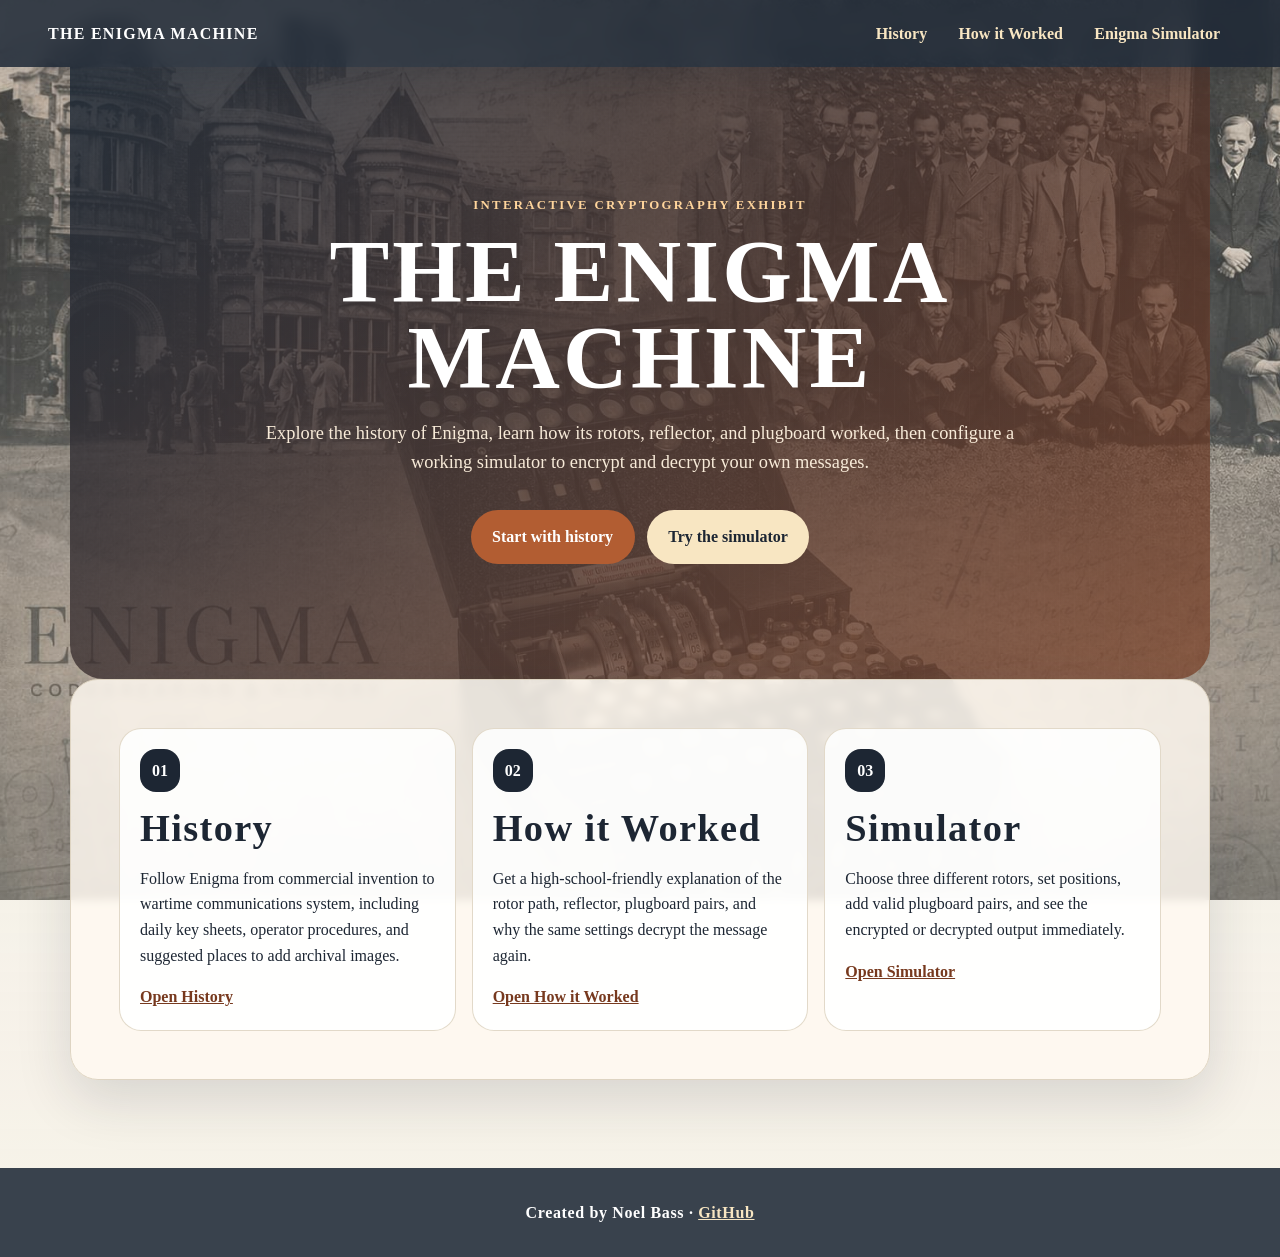
<file: index.html>
<!DOCTYPE html>
<html lang="en">

<head>
  <meta charset="UTF-8" />
  <meta name="viewport" content="width=device-width, initial-scale=1.0" />
  <title>The Enigma Machine</title>
  <link rel="stylesheet" href="styles.css" />
</head>

<body>
  <header class="site-header">
    <a class="logo" href="index.html">The Enigma Machine</a>
    <input class="menu-toggle" type="checkbox" id="menu-toggle" aria-label="Toggle navigation menu" />
    <label class="menu-button" for="menu-toggle">
      <span></span>
      <span></span>
      <span></span>
    </label>
    <nav class="nav" aria-label="Main navigation">
      <a href="history.html">History</a>
      <a href="how-it-worked.html">How it Worked</a>
      <a href="simulator.html">Enigma Simulator</a>
    </nav>
  </header>

  <main>
    <section class="hero hero--home">
      <div class="hero__content">
        <p class="eyebrow">Interactive cryptography exhibit</p>
        <h1>The Enigma Machine</h1>
        <p>
          Explore the history of Enigma, learn how its rotors, reflector, and plugboard worked,
          then configure a working simulator to encrypt and decrypt your own messages.
        </p>
        <div class="hero-actions">
          <a class="button" href="history.html">Start with history</a>
          <a class="button button--light" href="simulator.html">Try the simulator</a>
        </div>
      </div>
    </section>

    <section class="panel overview-grid" aria-label="Site sections">
      <article class="overview-card">
        <span class="step">01</span>
        <h2>History</h2>
        <p>
          Follow Enigma from commercial invention to wartime communications system, including
          daily key sheets, operator procedures, and suggested places to add archival images.
        </p>
        <a href="history.html">Open History</a>
      </article>
      <article class="overview-card">
        <span class="step">02</span>
        <h2>How it Worked</h2>
        <p>
          Get a high-school-friendly explanation of the rotor path, reflector, plugboard pairs,
          and why the same settings decrypt the message again.
        </p>
        <a href="how-it-worked.html">Open How it Worked</a>
      </article>
      <article class="overview-card">
        <span class="step">03</span>
        <h2>Simulator</h2>
        <p>
          Choose three different rotors, set positions, add valid plugboard pairs, and see the
          encrypted or decrypted output immediately.
        </p>
        <a href="simulator.html">Open Simulator</a>
      </article>
    </section>
  </main>

  <footer>
    <p>Created by Noel Bass · <a href="https://github.com/noeljbass" target="_blank"
        rel="noopener noreferrer">GitHub</a></p>
  </footer>
</body>

</html>
</file>
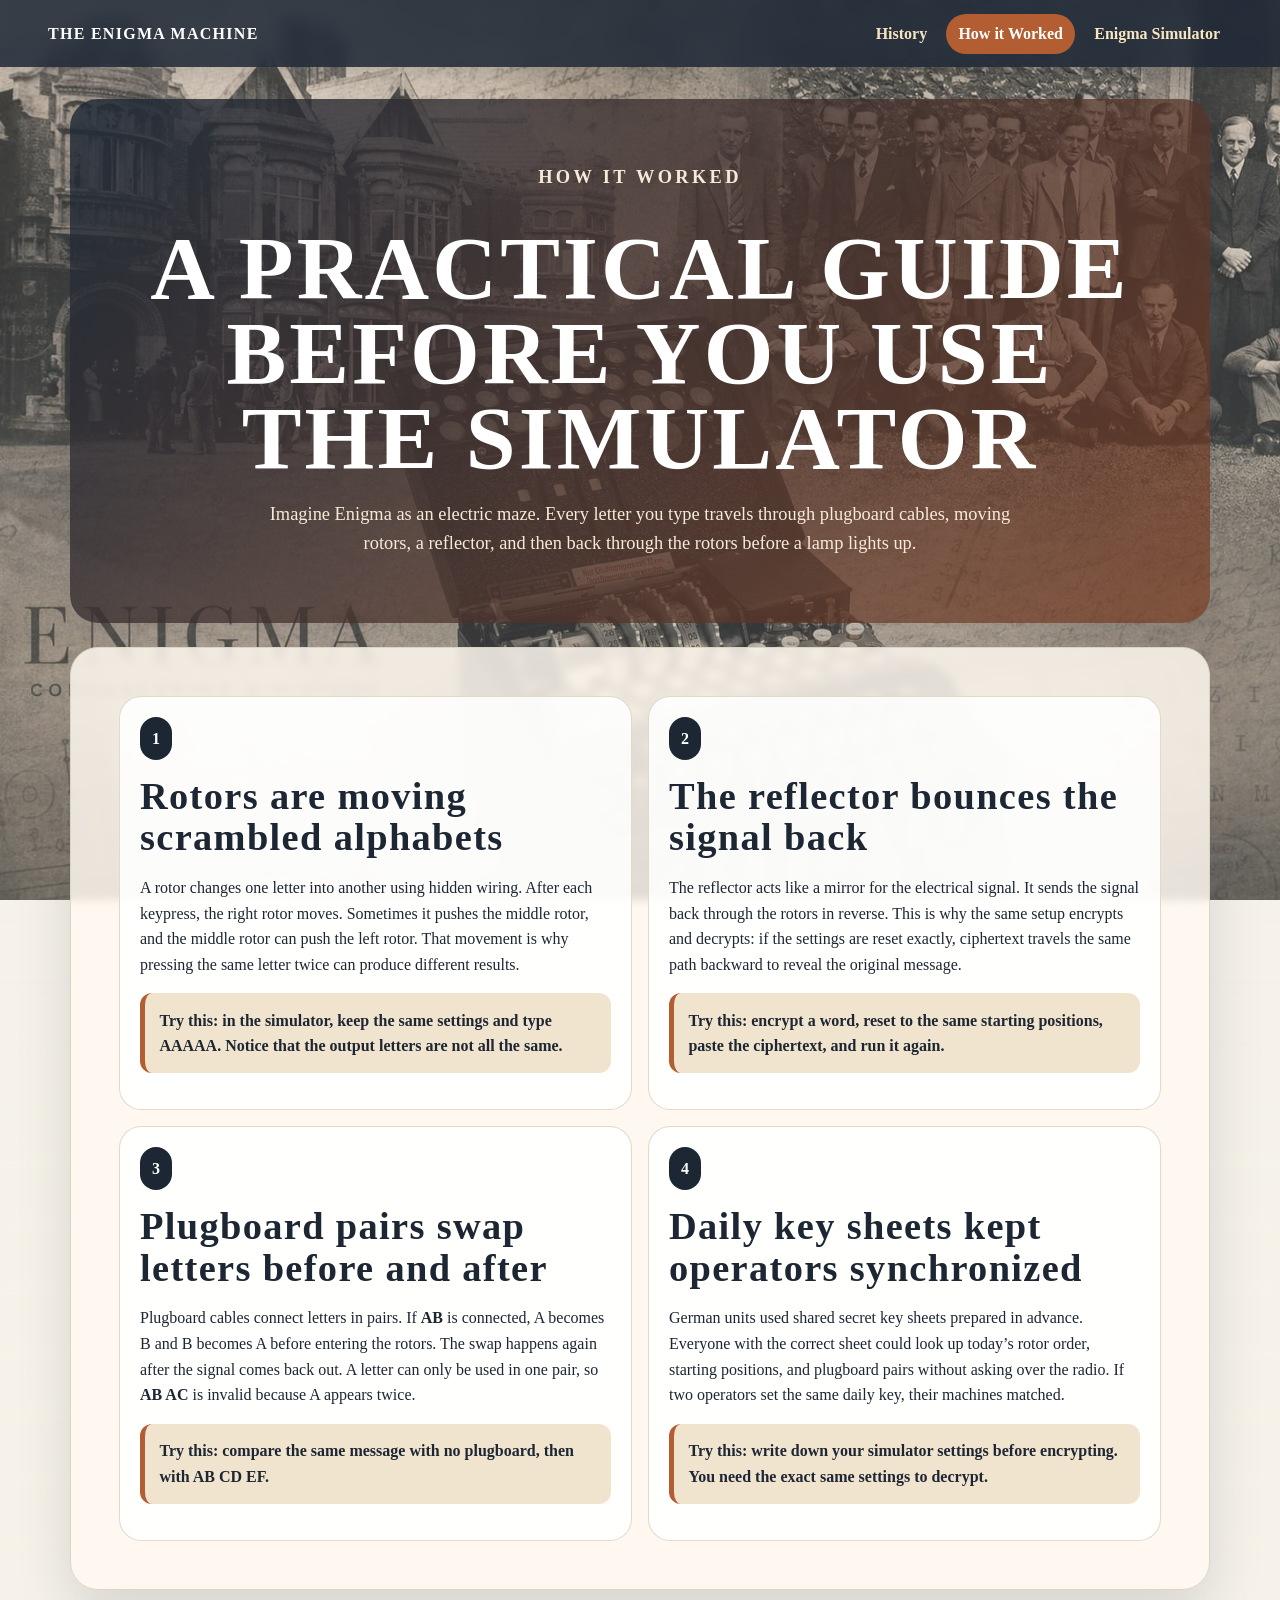
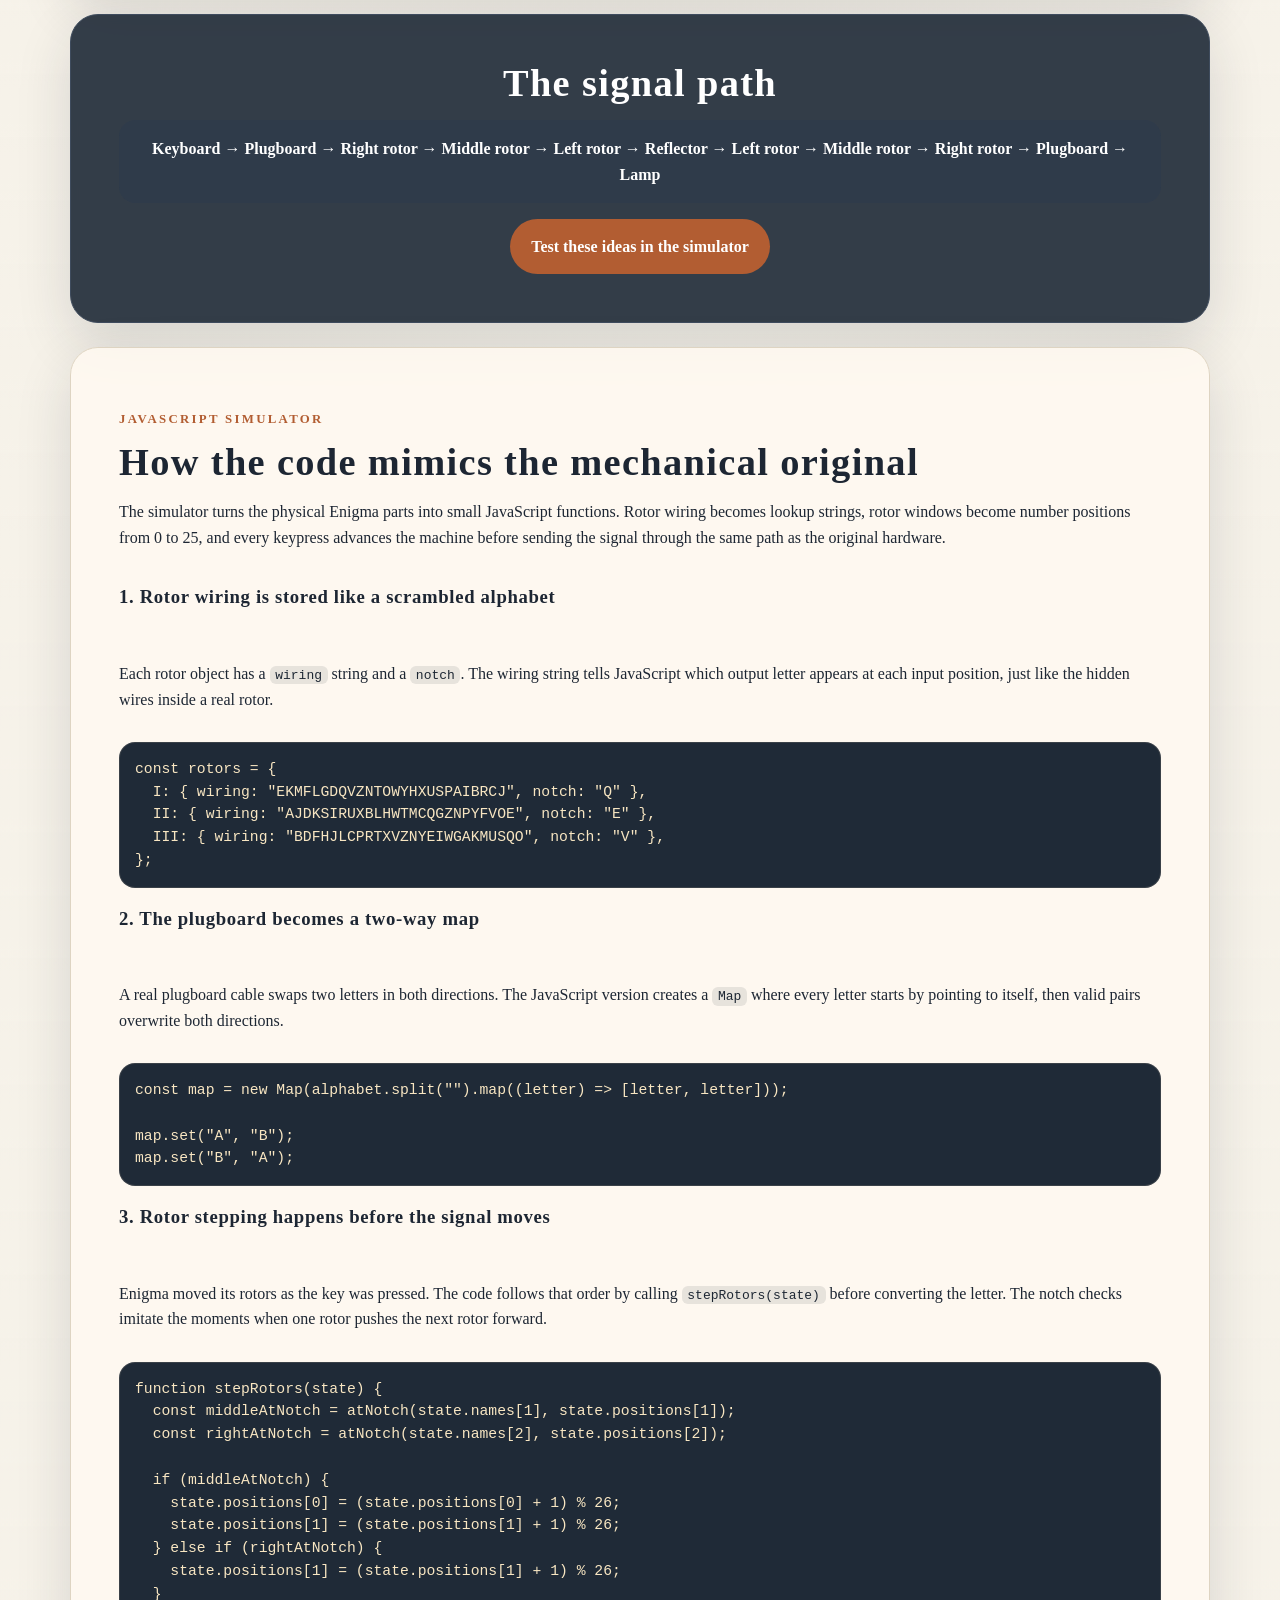
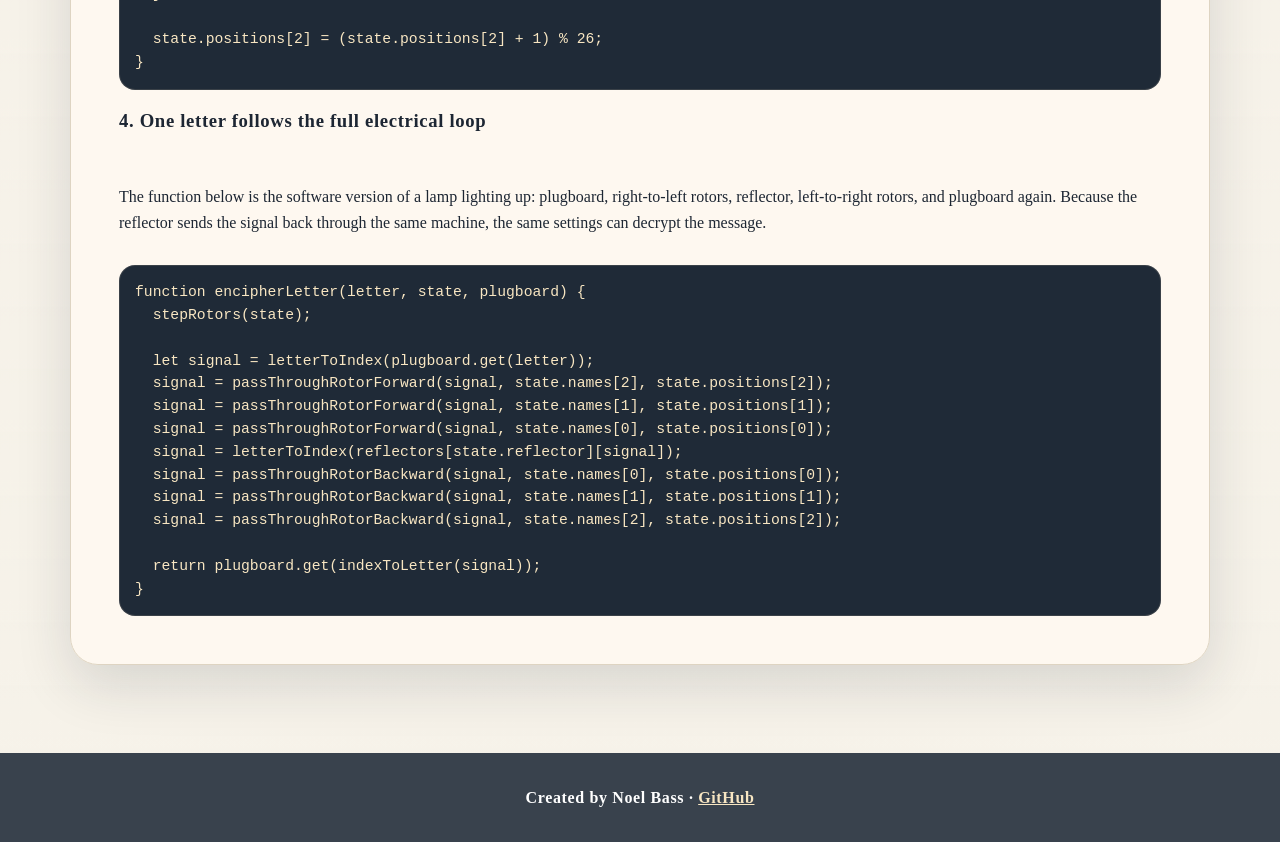
<file: how-it-worked.html>
<!DOCTYPE html>
<html lang="en">

<head>
    <meta charset="UTF-8" />
    <meta name="viewport" content="width=device-width, initial-scale=1.0" />
    <title>How the Enigma Machine Worked</title>
    <link rel="stylesheet" href="styles.css" />
</head>

<body>
    <header class="site-header">
        <a class="logo" href="index.html">The Enigma Machine</a>
        <input class="menu-toggle" type="checkbox" id="menu-toggle" aria-label="Toggle navigation menu" />
        <label class="menu-button" for="menu-toggle">
            <span></span>
            <span></span>
            <span></span>
        </label>
        <nav class="nav" aria-label="Main navigation">
            <a href="history.html">History</a>
            <a href="how-it-worked.html" aria-current="page">How it Worked</a>
            <a href="simulator.html">Enigma Simulator</a>
        </nav>
    </header>

    <main class="page-shell">
        <section class="page-title">
            <p class="eyebrow">How it Worked</p>
            <h1>A practical guide before you use the simulator</h1>
            <p>
                Imagine Enigma as an electric maze. Every letter you type travels through plugboard cables,
                moving rotors, a reflector, and then back through the rotors before a lamp lights up.
            </p>
        </section>

        <section class="panel lesson-grid">
            <article class="lesson-card">
                <span class="step">1</span>
                <h2>Rotors are moving scrambled alphabets</h2>
                <p>
                    A rotor changes one letter into another using hidden wiring. After each keypress, the right
                    rotor moves. Sometimes it pushes the middle rotor, and the middle rotor can push the left
                    rotor. That movement is why pressing the same letter twice can produce different results.
                </p>
                <p class="try-this">Try this: in the simulator, keep the same settings and type <strong>AAAAA</strong>.
                    Notice that the output letters are not all the same.</p>
            </article>
            <article class="lesson-card">
                <span class="step">2</span>
                <h2>The reflector bounces the signal back</h2>
                <p>
                    The reflector acts like a mirror for the electrical signal. It sends the signal back through
                    the rotors in reverse. This is why the same setup encrypts and decrypts: if the settings are
                    reset exactly, ciphertext travels the same path backward to reveal the original message.
                </p>
                <p class="try-this">Try this: encrypt a word, reset to the same starting positions, paste the
                    ciphertext, and run it again.</p>
            </article>
            <article class="lesson-card">
                <span class="step">3</span>
                <h2>Plugboard pairs swap letters before and after</h2>
                <p>
                    Plugboard cables connect letters in pairs. If <strong>AB</strong> is connected, A becomes B and B
                    becomes A before entering the rotors. The swap happens again after the signal comes back out.
                    A letter can only be used in one pair, so <strong>AB AC</strong> is invalid because A appears twice.
                </p>
                <p class="try-this">Try this: compare the same message with no plugboard, then with <strong>AB CD
                        EF</strong>.</p>
            </article>
            <article class="lesson-card">
                <span class="step">4</span>
                <h2>Daily key sheets kept operators synchronized</h2>
                <p>
                    German units used shared secret key sheets prepared in advance. Everyone with the correct
                    sheet could look up today’s rotor order, starting positions, and plugboard pairs without
                    asking over the radio. If two operators set the same daily key, their machines matched.
                </p>
                <p class="try-this">Try this: write down your simulator settings before encrypting. You need the exact
                    same settings to decrypt.</p>
            </article>
        </section>

        <section class="panel panel--dark signal-path">
            <h2>The signal path</h2>
            <p class="path-line">Keyboard → Plugboard → Right rotor → Middle rotor → Left rotor → Reflector → Left rotor
                → Middle rotor → Right rotor → Plugboard → Lamp</p>
            <a class="button" href="simulator.html">Test these ideas in the simulator</a>
        </section>

        <section class="panel code-walkthrough">
            <div>
                <p class="eyebrow">JavaScript simulator</p>
                <h2>How the code mimics the mechanical original</h2>
                <p>
                    The simulator turns the physical Enigma parts into small JavaScript functions. Rotor wiring becomes
                    lookup strings, rotor windows become number positions from 0 to 25, and every keypress advances the
                    machine before sending the signal through the same path as the original hardware.
                </p>
            </div>

            <article class="code-example">
                <h3>1. Rotor wiring is stored like a scrambled alphabet</h3>
                <p>
                    Each rotor object has a <code>wiring</code> string and a <code>notch</code>. The wiring string tells
                    JavaScript which output letter appears at each input position, just like the hidden wires inside a
                    real rotor.
                </p>
                <pre><code>const rotors = {
  I: { wiring: "EKMFLGDQVZNTOWYHXUSPAIBRCJ", notch: "Q" },
  II: { wiring: "AJDKSIRUXBLHWTMCQGZNPYFVOE", notch: "E" },
  III: { wiring: "BDFHJLCPRTXVZNYEIWGAKMUSQO", notch: "V" },
};</code></pre>
            </article>

            <article class="code-example">
                <h3>2. The plugboard becomes a two-way map</h3>
                <p>
                    A real plugboard cable swaps two letters in both directions. The JavaScript version creates a
                    <code>Map</code> where every letter starts by pointing to itself, then valid pairs overwrite both
                    directions.
                </p>
                <pre><code>const map = new Map(alphabet.split("").map((letter) =&gt; [letter, letter]));

map.set("A", "B");
map.set("B", "A");</code></pre>
            </article>

            <article class="code-example">
                <h3>3. Rotor stepping happens before the signal moves</h3>
                <p>
                    Enigma moved its rotors as the key was pressed. The code follows that order by calling
                    <code>stepRotors(state)</code> before converting the letter. The notch checks imitate the moments
                    when one rotor pushes the next rotor forward.
                </p>
                <pre><code>function stepRotors(state) {
  const middleAtNotch = atNotch(state.names[1], state.positions[1]);
  const rightAtNotch = atNotch(state.names[2], state.positions[2]);

  if (middleAtNotch) {
    state.positions[0] = (state.positions[0] + 1) % 26;
    state.positions[1] = (state.positions[1] + 1) % 26;
  } else if (rightAtNotch) {
    state.positions[1] = (state.positions[1] + 1) % 26;
  }

  state.positions[2] = (state.positions[2] + 1) % 26;
}</code></pre>
            </article>

            <article class="code-example">
                <h3>4. One letter follows the full electrical loop</h3>
                <p>
                    The function below is the software version of a lamp lighting up: plugboard, right-to-left rotors,
                    reflector, left-to-right rotors, and plugboard again. Because the reflector sends the signal back
                    through the same machine, the same settings can decrypt the message.
                </p>
                <pre><code>function encipherLetter(letter, state, plugboard) {
  stepRotors(state);

  let signal = letterToIndex(plugboard.get(letter));
  signal = passThroughRotorForward(signal, state.names[2], state.positions[2]);
  signal = passThroughRotorForward(signal, state.names[1], state.positions[1]);
  signal = passThroughRotorForward(signal, state.names[0], state.positions[0]);
  signal = letterToIndex(reflectors[state.reflector][signal]);
  signal = passThroughRotorBackward(signal, state.names[0], state.positions[0]);
  signal = passThroughRotorBackward(signal, state.names[1], state.positions[1]);
  signal = passThroughRotorBackward(signal, state.names[2], state.positions[2]);

  return plugboard.get(indexToLetter(signal));
}</code></pre>
            </article>
        </section>
    </main>

    <footer>
        <p>Created by Noel Bass · <a href="https://github.com/noeljbass" target="_blank"
                rel="noopener noreferrer">GitHub</a></p>
    </footer>
</body>

</html>
</file>
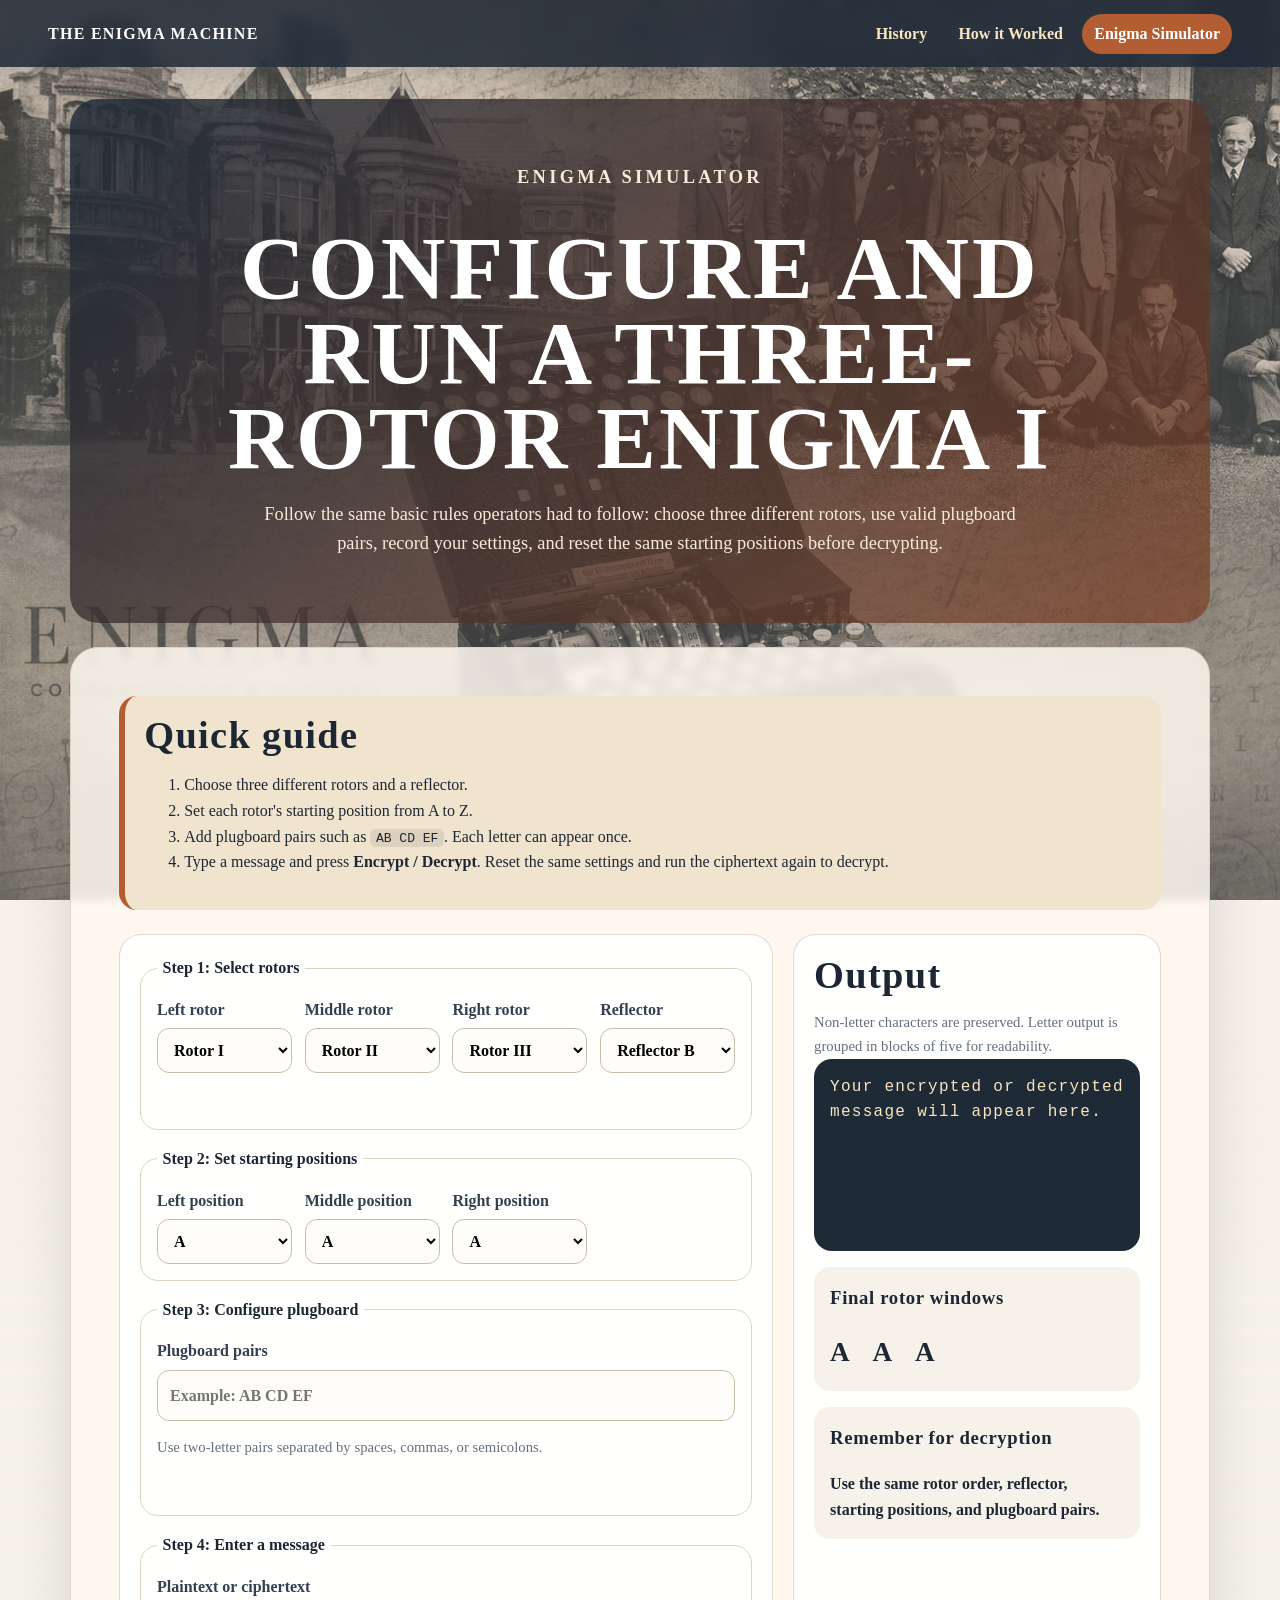
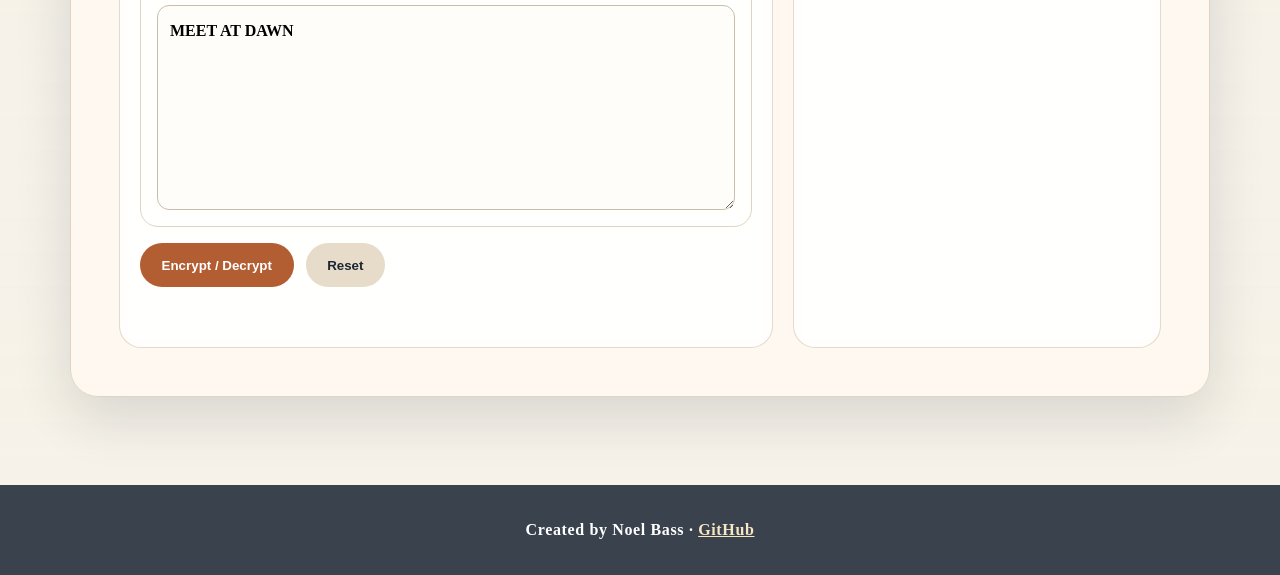
<file: simulator.html>
<!DOCTYPE html>
<html lang="en">

<head>
    <meta charset="UTF-8" />
    <meta name="viewport" content="width=device-width, initial-scale=1.0" />
    <title>Enigma Simulator</title>
    <link rel="stylesheet" href="styles.css" />
</head>

<body>
    <header class="site-header">
        <a class="logo" href="index.html">The Enigma Machine</a>
        <input class="menu-toggle" type="checkbox" id="menu-toggle" aria-label="Toggle navigation menu" />
        <label class="menu-button" for="menu-toggle">
            <span></span>
            <span></span>
            <span></span>
        </label>
        <nav class="nav" aria-label="Main navigation">
            <a href="history.html">History</a>
            <a href="how-it-worked.html">How it Worked</a>
            <a href="simulator.html" aria-current="page">Enigma Simulator</a>
        </nav>
    </header>

    <main class="page-shell">
        <section class="page-title">
            <p class="eyebrow">Enigma Simulator</p>
            <h1>Configure and run a three-rotor Enigma I</h1>
            <p>
                Follow the same basic rules operators had to follow: choose three different rotors, use valid
                plugboard pairs, record your settings, and reset the same starting positions before decrypting.
            </p>
        </section>

        <section class="panel">
            <div class="guide">
                <h2>Quick guide</h2>
                <ol>
                    <li>Choose three different rotors and a reflector.</li>
                    <li>Set each rotor's starting position from A to Z.</li>
                    <li>Add plugboard pairs such as <code>AB CD EF</code>. Each letter can appear once.</li>
                    <li>Type a message and press <strong>Encrypt / Decrypt</strong>. Reset the same settings and run the
                        ciphertext again to decrypt.</li>
                </ol>
            </div>

            <div class="simulator-card">
                <form id="enigmaForm" class="controls">
                    <fieldset>
                        <legend>Step 1: Select rotors</legend>
                        <div class="rotor-grid">
                            <label>Left rotor
                                <select id="rotorLeft"></select>
                            </label>
                            <label>Middle rotor
                                <select id="rotorMiddle"></select>
                            </label>
                            <label>Right rotor
                                <select id="rotorRight"></select>
                            </label>
                            <label>Reflector
                                <select id="reflector">
                                    <option value="B">Reflector B</option>
                                    <option value="C">Reflector C</option>
                                </select>
                            </label>
                        </div>
                        <p id="rotorWarning" class="field-warning" aria-live="polite"></p>
                    </fieldset>

                    <fieldset>
                        <legend>Step 2: Set starting positions</legend>
                        <div class="rotor-grid">
                            <label>Left position
                                <select id="posLeft"></select>
                            </label>
                            <label>Middle position
                                <select id="posMiddle"></select>
                            </label>
                            <label>Right position
                                <select id="posRight"></select>
                            </label>
                        </div>
                    </fieldset>

                    <fieldset>
                        <legend>Step 3: Configure plugboard</legend>
                        <label>Plugboard pairs
                            <input id="plugboard" type="text" placeholder="Example: AB CD EF" />
                        </label>
                        <p class="hint">Use two-letter pairs separated by spaces, commas, or semicolons.</p>
                        <p id="plugboardWarning" class="field-warning" aria-live="polite"></p>
                    </fieldset>

                    <fieldset>
                        <legend>Step 4: Enter a message</legend>
                        <label>Plaintext or ciphertext
                            <textarea id="message" rows="7" placeholder="Type your message here..."></textarea>
                        </label>
                    </fieldset>

                    <div class="actions">
                        <button class="button" type="submit">Encrypt / Decrypt</button>
                        <button class="button button--secondary" id="resetButton" type="button">Reset</button>
                    </div>
                    <p id="error" class="error" role="alert" aria-live="polite"></p>
                </form>

                <aside class="output-panel">
                    <h2>Output</h2>
                    <p class="hint">Non-letter characters are preserved. Letter output is grouped in blocks of five for
                        readability.</p>
                    <output id="output">Your encrypted or decrypted message will appear here.</output>
                    <div class="machine-state">
                        <h3>Final rotor windows</h3>
                        <p id="finalPositions">A A A</p>
                    </div>
                    <div class="machine-state">
                        <h3>Remember for decryption</h3>
                        <p class="settings-reminder">Use the same rotor order, reflector, starting positions, and
                            plugboard pairs.</p>
                    </div>
                </aside>
            </div>
        </section>
    </main>

    <footer>
        <p>Created by Noel Bass · <a href="https://github.com/noeljbass" target="_blank"
                rel="noopener noreferrer">GitHub</a></p>
    </footer>
    <script src="script.js"></script>
</body>

</html>
</file>
<file: styles.css>
:root {
  --bg: #f6f2e9;
  --ink: #1d2633;
  --muted: #657080;
  --brand: #b25d32;
  --brand-dark: #77391e;
  --panel: #fffaf1;
  --dark: #1f2a37;
  --dark-card: #2f3b4a;
  --border: #ded4c2;
  --warning: #9b341f;
  --shadow: 0 20px 55px rgba(29, 38, 51, 0.14);
}

* {
  box-sizing: border-box;
}

html {
  scroll-behavior: smooth;
}

body {
  margin: 0;
  font-family: Georgia, "Times New Roman", Times, serif;
  color: var(--ink);
  background:
    linear-gradient(rgba(246, 242, 233, 0.2), rgba(246, 242, 233, 0.45)),
    url("images/background.jpg") center / cover fixed,
    var(--bg);
  line-height: 1.6;
}

.site-header {
  position: sticky;
  top: 0;
  z-index: 10;
  display: flex;
  justify-content: space-between;
  align-items: center;
  gap: 1rem;
  padding: 0.85rem clamp(1rem, 4vw, 3rem);
  background: rgba(31, 42, 55, 0.88);
  backdrop-filter: blur(8px);
  color: white;
  box-shadow: 0 10px 30px rgba(29, 38, 51, 0.2);
}

.logo {
  color: white;
  font-family: "Times New Roman", Georgia, serif;
  font-weight: 900;
  text-decoration: none;
  letter-spacing: 0.08em;
  text-transform: uppercase;
}

.nav {
  display: flex;
  flex-wrap: wrap;
  gap: 0.45rem;
  justify-content: flex-end;
}

.menu-toggle {
  position: absolute;
  opacity: 0;
  pointer-events: none;
}

.menu-button {
  display: none;
  width: 2.85rem;
  height: 2.85rem;
  border: 2px solid rgba(248, 230, 194, 0.75);
  border-radius: 12px;
  align-items: center;
  justify-content: center;
  flex-direction: column;
  gap: 0.35rem;
  cursor: pointer;
}

.menu-button span {
  display: block;
  width: 1.35rem;
  height: 0.16rem;
  border-radius: 999px;
  background: #f8e6c2;
}

.nav a {
  color: #f8e6c2;
  text-decoration: none;
  border-radius: 999px;
  padding: 0.45rem 0.75rem;
  font-weight: 800;
}

.nav a:hover,
.nav a[aria-current="page"] {
  background: var(--brand);
  color: white;
}

.hero {
  display: grid;
  place-items: center;
  padding: 5rem 1.25rem;
  background: linear-gradient(135deg, rgba(31, 42, 55, 0.84), rgba(119, 57, 30, 0.68)),
    repeating-linear-gradient(90deg, transparent 0 14px, rgba(255, 255, 255, 0.06) 14px 15px);
  color: white;
  border-radius: 0 0 34px 34px;
}

.hero--home {
  min-height: 68vh;
}

.hero__content {
  max-width: 850px;
  text-align: center;
}

h1,
h2,
h3 {
  font-family: "Times New Roman", Georgia, serif;
  letter-spacing: 0.035em;
}

h1 {
  font-size: clamp(2.8rem, 7vw, 6rem);
  line-height: 0.95;
  margin: 0 0 1.25rem;
  text-transform: uppercase;
}

h2 {
  font-size: clamp(1.45rem, 3vw, 2.45rem);
  line-height: 1.08;
  margin: 0 0 0.8rem;
}

h3 {
  margin-top: 0;
}

.eyebrow {
  color: var(--brand);
  font-weight: 900;
  letter-spacing: 0.18em;
  text-transform: uppercase;
  font-size: 0.8rem;
}

.hero .eyebrow {
  color: #ffd59c;
}

.hero p:not(.eyebrow),
.page-title p {
  max-width: 780px;
  margin: 0 auto 2rem;
  font-size: 1.15rem;
  color: #f7ead8;
}

.hero-actions {
  display: flex;
  flex-wrap: wrap;
  gap: 0.75rem;
  justify-content: center;
}

.button {
  border: 0;
  border-radius: 999px;
  background: var(--brand);
  color: white;
  display: inline-flex;
  align-items: center;
  justify-content: center;
  padding: 0.9rem 1.35rem;
  font-weight: 900;
  text-decoration: none;
  cursor: pointer;
  transition: transform 0.2s ease, background 0.2s ease;
}

.button:hover {
  background: var(--brand-dark);
  transform: translateY(-2px);
}

.button--secondary {
  background: #e7dcc9;
  color: var(--ink);
}

.button--secondary:hover {
  background: #d5c5ad;
}

.button--light {
  background: #f8e6c2;
  color: var(--ink);
}

.button--light:hover {
  background: white;
}

main {
  max-width: 1180px;
  margin: 0 auto;
  padding: 0 1.25rem 4rem;
}

.page-shell {
  padding-top: 2rem;
}

.page-title {
  margin: 0 0 1.5rem;
  padding: clamp(2rem, 5vw, 4rem);
  border-radius: 28px;
  color: white;
  text-align: center;
  background: linear-gradient(135deg, rgba(31, 42, 55, 0.84), rgba(119, 57, 30, 0.68));
  box-shadow: var(--shadow);
}

.page-title p:not(.eyebrow) {
  color: #f7ead8;
  margin-bottom: 0;
}

.panel {
  background: rgba(255, 250, 241, 0.84);
  backdrop-filter: blur(4px);
  border: 1px solid var(--border);
  border-radius: 28px;
  padding: clamp(1.4rem, 4vw, 3rem);
  margin-bottom: 1.5rem;
  box-shadow: var(--shadow);
}

.panel--dark {
  background: rgba(31, 42, 55, 0.9);
  color: white;
  border-color: #3f4c5e;
  backdrop-filter: blur(4px);
}

.panel--dark .eyebrow {
  color: #f3b36d;
}

.step {
  display: inline-flex;
  background: var(--ink);
  color: white;
  border-radius: 16px;
  padding: 0.55rem 0.75rem;
  font-weight: 900;
  margin-bottom: 1rem;
}

.panel--dark .step {
  background: #f3b36d;
  color: var(--ink);
}

.overview-grid,
.lesson-grid {
  display: grid;
  grid-template-columns: repeat(3, 1fr);
  gap: 1rem;
}

.overview-card,
.lesson-card,
.timeline article {
  background: rgba(255, 255, 255, 0.86);
  border: 1px solid rgba(222, 212, 194, 0.86);
  border-radius: 22px;
  padding: 1.25rem;
}

.overview-card a {
  color: var(--brand-dark);
  font-weight: 900;
}

.lesson-grid {
  grid-template-columns: repeat(2, 1fr);
}

.try-this {
  background: #f1e4cf;
  border-left: 5px solid var(--brand);
  border-radius: 12px;
  padding: 0.9rem;
  font-weight: 700;
}

.timeline {
  display: grid;
  gap: 1rem;
}

.image-note {
  border: 2px dashed #c9ad87;
  background: rgba(255, 246, 232, 0.88);
  color: #6d4b26;
  border-radius: 16px;
  padding: 1rem;
  font-weight: 800;
}

.key-sheet {
  background: #f1e4cf;
  border-radius: 18px;
  padding: 1rem;
  margin: 1rem 0;
}

.key-sheet dl {
  display: grid;
  grid-template-columns: repeat(4, 1fr);
  gap: 0.75rem;
  margin: 0;
}

.key-sheet div {
  background: rgba(255, 255, 255, 0.82);
  border-radius: 12px;
  padding: 0.75rem;
}

.key-sheet dt {
  font-weight: 900;
  color: var(--brand-dark);
}

.key-sheet dd {
  margin: 0;
}

.signal-path {
  text-align: center;
}

.path-line {
  background: var(--dark-card);
  border-radius: 16px;
  padding: 1rem;
  font-weight: 900;
  overflow-wrap: anywhere;
}

.guide {
  background: #f1e4cf;
  border-left: 6px solid var(--brand);
  padding: 1.2rem;
  border-radius: 18px;
  margin-bottom: 1.5rem;
}

.simulator-card {
  display: grid;
  grid-template-columns: minmax(0, 1.6fr) minmax(280px, 0.9fr);
  gap: 1.25rem;
}

.controls,
.output-panel {
  background: rgba(255, 255, 255, 0.86);
  border: 1px solid rgba(222, 212, 194, 0.86);
  border-radius: 22px;
  padding: 1.25rem;
  backdrop-filter: blur(4px);
}

fieldset {
  border: 1px solid var(--border);
  border-radius: 18px;
  margin: 0 0 1rem;
  padding: 1rem;
}

legend {
  font-weight: 900;
  padding: 0 0.35rem;
}

.rotor-grid {
  display: grid;
  grid-template-columns: repeat(4, minmax(120px, 1fr));
  gap: 0.8rem;
}

label {
  display: grid;
  gap: 0.35rem;
  font-weight: 800;
  color: #344051;
}

select,
input,
textarea {
  width: 100%;
  border: 1px solid #c8bdab;
  border-radius: 12px;
  padding: 0.75rem;
  font: inherit;
  background: #fffdf9;
}

textarea {
  resize: vertical;
}

.hint {
  color: var(--muted);
  font-size: 0.92rem;
  margin-bottom: 0;
}

.actions {
  display: flex;
  flex-wrap: wrap;
  gap: 0.75rem;
}

.error,
.field-warning {
  color: var(--warning);
  font-weight: 900;
  min-height: 1.5rem;
  margin-bottom: 0;
}

.output-panel output {
  display: block;
  min-height: 12rem;
  overflow-wrap: anywhere;
  background: #1f2a37;
  color: #f8e6c2;
  border-radius: 18px;
  padding: 1rem;
  font-family: "SFMono-Regular", Consolas, monospace;
  letter-spacing: 0.08em;
}

.machine-state {
  margin-top: 1rem;
  padding: 1rem;
  border-radius: 16px;
  background: #f6f2e9;
}

.machine-state p {
  margin: 0;
  font-size: 1.7rem;
  font-weight: 900;
  letter-spacing: 0.35em;
}

.settings-reminder {
  font-size: 1rem !important;
  letter-spacing: normal !important;
  font-weight: 700 !important;
}

footer {
  text-align: center;
  color: white;
  padding: 2rem 1rem;
  background: rgba(31, 42, 55, 0.88);
  backdrop-filter: blur(8px);
}

footer p {
  margin: 0;
  font-weight: 800;
  letter-spacing: 0.04em;
}

footer a {
  color: #f8e6c2;
  font-weight: 900;
}

code {
  background: rgba(31, 42, 55, 0.1);
  padding: 0.1rem 0.35rem;
  border-radius: 6px;
}

pre {
  overflow-x: auto;
  margin: 0;
  border-radius: 16px;
  background: #1f2a37;
  color: #f8e6c2;
  padding: 1rem;
  box-shadow: inset 0 0 0 1px rgba(248, 230, 194, 0.12);
}

pre code {
  display: block;
  background: transparent;
  padding: 0;
  border-radius: 0;
  color: inherit;
  font-family: "SFMono-Regular", Consolas, monospace;
  font-size: 0.92rem;
  line-height: 1.55;
}

.code-walkthrough {
  display: grid;
  gap: 1rem;
}

.code-example {
  display: grid;
  gap: 0.85rem;
}

@media (max-width: 900px) {
  .site-header {
    align-items: center;
    flex-direction: row;
    flex-wrap: wrap;
  }

  .logo {
    flex: 1;
  }

  .menu-button {
    display: inline-flex;
  }

  .nav {
    display: none;
    width: 100%;
    flex-direction: column;
    align-items: stretch;
    padding-top: 0.5rem;
  }

  .nav a {
    border: 1px solid rgba(248, 230, 194, 0.2);
    background: rgba(255, 255, 255, 0.06);
    padding: 0.85rem 1rem;
    text-align: center;
  }

  .menu-toggle:checked~.nav {
    display: flex;
  }

  .menu-toggle:focus-visible+.menu-button {
    outline: 3px solid #f8e6c2;
    outline-offset: 3px;
  }

  .overview-grid,
  .lesson-grid,
  .simulator-card {
    grid-template-columns: 1fr;
  }

  .rotor-grid,
  .key-sheet dl {
    grid-template-columns: 1fr;
  }
}

.history-images {
  display: grid;
  gap: 0.85rem;
  margin: 1rem 0 0;
}

.history-images--single {
  grid-template-columns: minmax(0, 1fr);
}

.history-images--pair {
  grid-template-columns: repeat(2, minmax(0, 1fr));
}

.history-images--trio {
  grid-template-columns: repeat(3, minmax(0, 1fr));
}

.history-images figure {
  margin: 0;
  overflow: hidden;
  border: 1px solid var(--border);
  border-radius: 18px;
  background: rgba(255, 246, 232, 0.88);
}

.history-images img {
  display: block;
  width: 100%;
  height: 230px;
  object-fit: cover;
}

.history-images figcaption {
  padding: 0.75rem 0.9rem;
  color: #6d4b26;
  font-size: 0.94rem;
  font-weight: 800;
}

@media (max-width: 900px) {

  .history-images--pair,
  .history-images--trio {
    grid-template-columns: 1fr;
  }
}

.history-images img {
  cursor: zoom-in;
  transition: transform 0.2s ease, filter 0.2s ease;
}

.history-images img:hover,
.history-images img:focus {
  filter: brightness(1.04);
  transform: scale(1.015);
  outline: 3px solid rgba(178, 93, 50, 0.45);
  outline-offset: -3px;
}

.body--viewer-open {
  overflow: hidden;
}

.image-viewer {
  position: fixed;
  inset: 0;
  z-index: 100;
  display: none;
  place-items: center;
  padding: clamp(1rem, 4vw, 3rem);
  background: rgba(10, 15, 23, 0.94);
  cursor: zoom-out;
}

.image-viewer--open {
  display: grid;
}

.image-viewer__image {
  max-width: min(100%, 1200px);
  max-height: 82vh;
  object-fit: contain;
  border-radius: 18px;
  box-shadow: 0 30px 90px rgba(0, 0, 0, 0.45);
}

.image-viewer__caption {
  max-width: 900px;
  margin: 1rem auto 0;
  color: #f8e6c2;
  text-align: center;
  font-weight: 800;
}

.image-viewer__close {
  position: absolute;
  top: 1rem;
  right: 1rem;
  width: 3rem;
  height: 3rem;
  border: 0;
  border-radius: 50%;
  background: #f8e6c2;
  color: var(--ink);
  cursor: pointer;
  font-size: 2rem;
  line-height: 1;
  font-weight: 900;
}

.history-story article>p {
  max-width: 78ch;
  margin: 0 0 0.85rem;
  font-size: 1.08rem;
}
</file>
